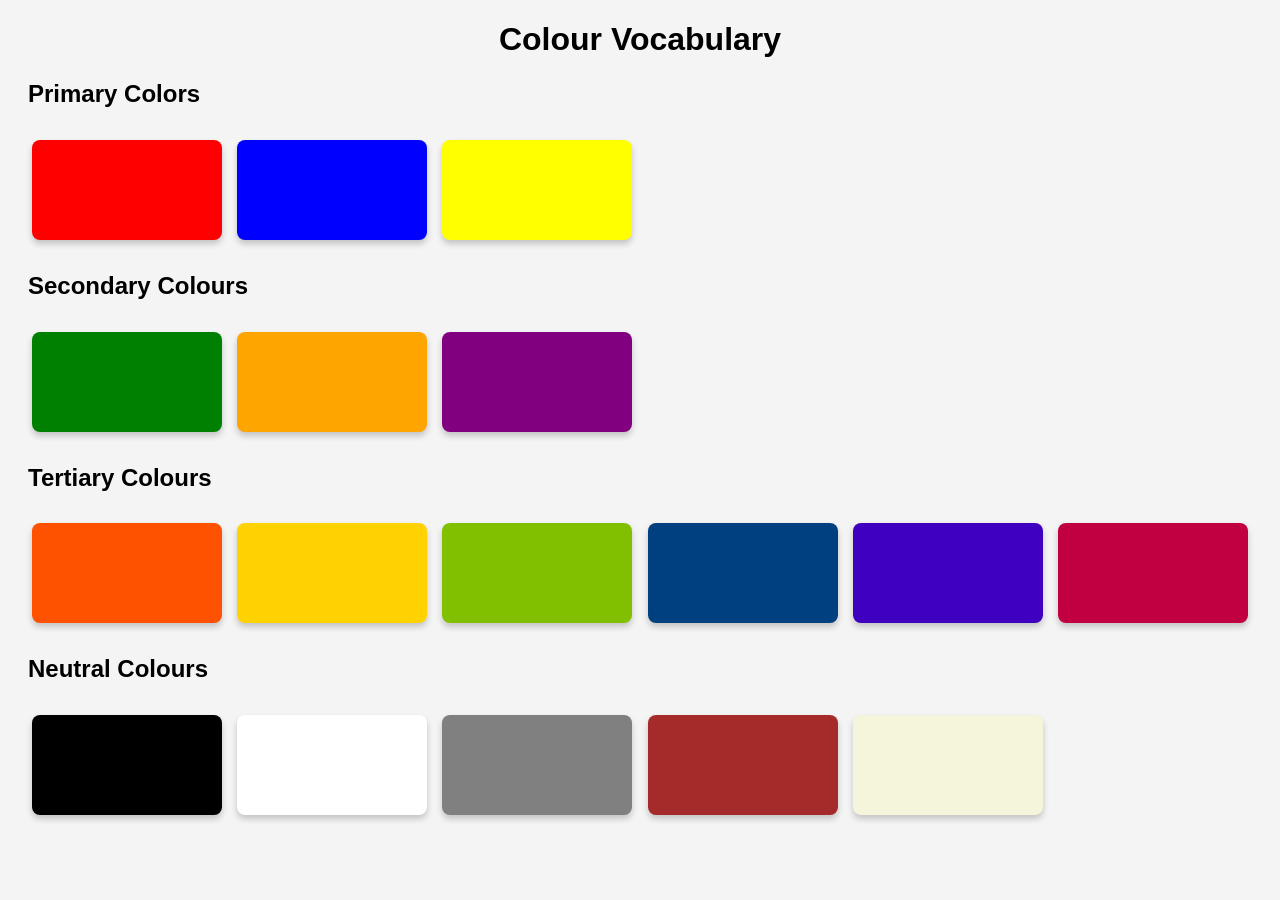
<file: color-vac/index.html>
<!DOCTYPE html>
<html lang="en">
<head>
    <meta charset="UTF-8">
    <meta name="viewport" content="width=device-width, initial-scale=1.0">
    <title>Color Vocabulery</title>
    <link rel="stylesheet" href="style.css">
</head>
<body>
    <h1>Colour Vocabulary</h1>
    <div>
        <h2>Primary Colors</h2>
        <div class="sec1">
            <div class="color-box red"><span class="text">Red<br>#FF0000</span></div>
            <div class="color-box blue"><span class="text">Blue<br>#0000FF</span></div>
            <div class="color-box yellow"><span class="text">yellow<br>#FFFF00</span></div>
        </div>
    </div>
    <div>
        <h2>Secondary Colours</h2>
        <div class="sec1">
            <div class="color-box green"><span class="text">Green<br>#008000</span></div>
            <div class="color-box orange"><span class="text">Orange<br>#FFA500</span></div>
            <div class="color-box purple"><span class="text">Purple<br>#800080</span></div>
        </div>
    </div>
    <div>
        <h2>Tertiary Colours</h2>
        <div class="sec1">
            <div class="color-box red-orange"><span class="text">Red-Orange<br>#FF5200</span></div>
            <div class="color-box yellow-orange"><span class="text">Yellow-Orange<br>#FFD200</span></div>
            <div class="color-box yellow-green"><span class="text">Yellow-Green<br>#80C000</span></div>
            <div class="color-box blue-green"><span class="text">Blue-Green<br>#004080</span></div>
            <div class="color-box blue-purple"><span class="text">Blue-Purple<br>#4000C0</span></div>
            <div class="color-box red-purple"><span class="text">Red-Purple<br>#C00040</span></div>
        </div>
    </div>
    <div>
        <h2>Neutral Colours</h2>
        <div class="sec1">
            <div class="color-box black"><span class="text">Black<br>#000000</span></div>
            <div class="color-box white"><span class="text">White<br>#FFFFFF</span></div>
            <div class="color-box grey"><span class="text">Grey<br>#808080</span></div>
            <div class="color-box brown"><span class="text">Brown<br>#A52A2A</span></div>
            <div class="color-box beige"><span class="text">Beige<br>#F5F5DC</span></div>
        </div>
    </div>
</body>
</html>
</file>
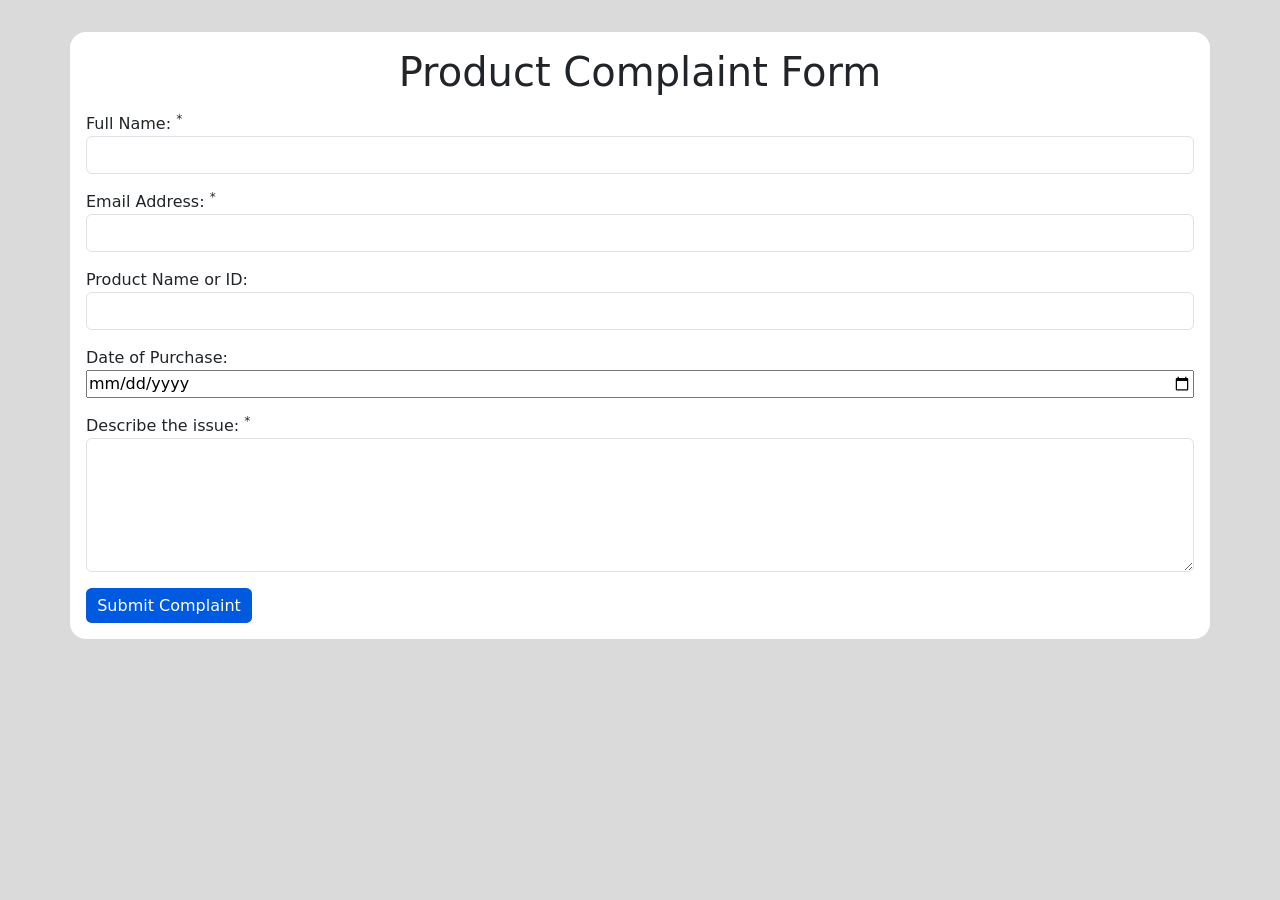
<file: Form-validation/index.html>
<!DOCTYPE html>
<html lang="en">
<head>
    <meta charset="UTF-8">
    <meta name="viewport" content="width=device-width, initial-scale=1.0">
    <title>Complaint Us</title>
    <link href="https://cdn.jsdelivr.net/npm/bootstrap@5.3.8/dist/css/bootstrap.min.css" rel="stylesheet" integrity="sha384-sRIl4kxILFvY47J16cr9ZwB07vP4J8+LH7qKQnuqkuIAvNWLzeN8tE5YBujZqJLB" crossorigin="anonymous">
    <script src="https://cdn.jsdelivr.net/npm/bootstrap@5.3.8/dist/js/bootstrap.bundle.min.js" integrity="sha384-FKyoEForCGlyvwx9Hj09JcYn3nv7wiPVlz7YYwJrWVcXK/BmnVDxM+D2scQbITxI" crossorigin="anonymous"></script>
    <link href="style.css" rel="stylesheet">
</head>
<body>
    <div class="container">
        <h1>Product Complaint Form</h1>
        <form action="index.php" method="POST">
            <div class="form-group">
                <label for="name">Full Name: <sup>*</sup></label>
                <input  class="form-control" type="text" name="name" id="name">
                <span class="error" id="nameErr"></span>
            </div>
            <div class="form-group">
                <label for="email">Email Address: <sup>*</sup></label>
                <input class="form-control" type="email" name="email" id="email">
                <span class="error" id="emailErr"></span>
            </div>
            <div class="form-group">
                <label for="productId">Product Name or ID:</label>
                <input class="form-control" type="text" name="productId" id="productId">
                <span class="error" id="productIdErr"></span>
            </div>
            <div class="form-group">
                <label for="purchaseDate">Date of Purchase:</label><br>
                <input class="purchaseDate" type="date" name="purchaseDate" id="purchaseDate">
                <span class="error" id="purchaseDateErr"></span>
            </div>
            <div class="form-group">
                <label for="issue">Describe the issue: <sup>*</sup></label>
                <textarea class="form-control" name="issue" id="issue" rows="5" cols="30"></textarea>
                <span class="error" id="issueErr"></span>
            </div>
            <input type="submit" class="submit" name="submit" value="Submit Complaint">
        </form>
    </div>
    <script str="script.js">

        window.onload = function () {
            const params = new URLSearchParams(window.location.search);

            // Set field values
            document.getElementById("name").value = params.get("name") || "";
            document.getElementById("email").value = params.get("email") || "";
            document.getElementById("productId").value = params.get("productId") || "";
            document.getElementById("purchaseDate").value = params.get("purchaseDate") || "";
            document.getElementById("issue").value = params.get("issue") || "";

            // Set error messages
            document.getElementById("nameErr").textContent = params.get("nameErr") || "";
            document.getElementById("emailErr").textContent = params.get("emailErr") || "";
            document.getElementById("productIdErr").textContent = params.get("productIdErr") || "";
            document.getElementById("purchaseDateErr").textContent = params.get("purchaseDateErr") || "";
            document.getElementById("issueErr").textContent = params.get("issueErr") || "";
        };

    </script>
</body>
</html>
</file>
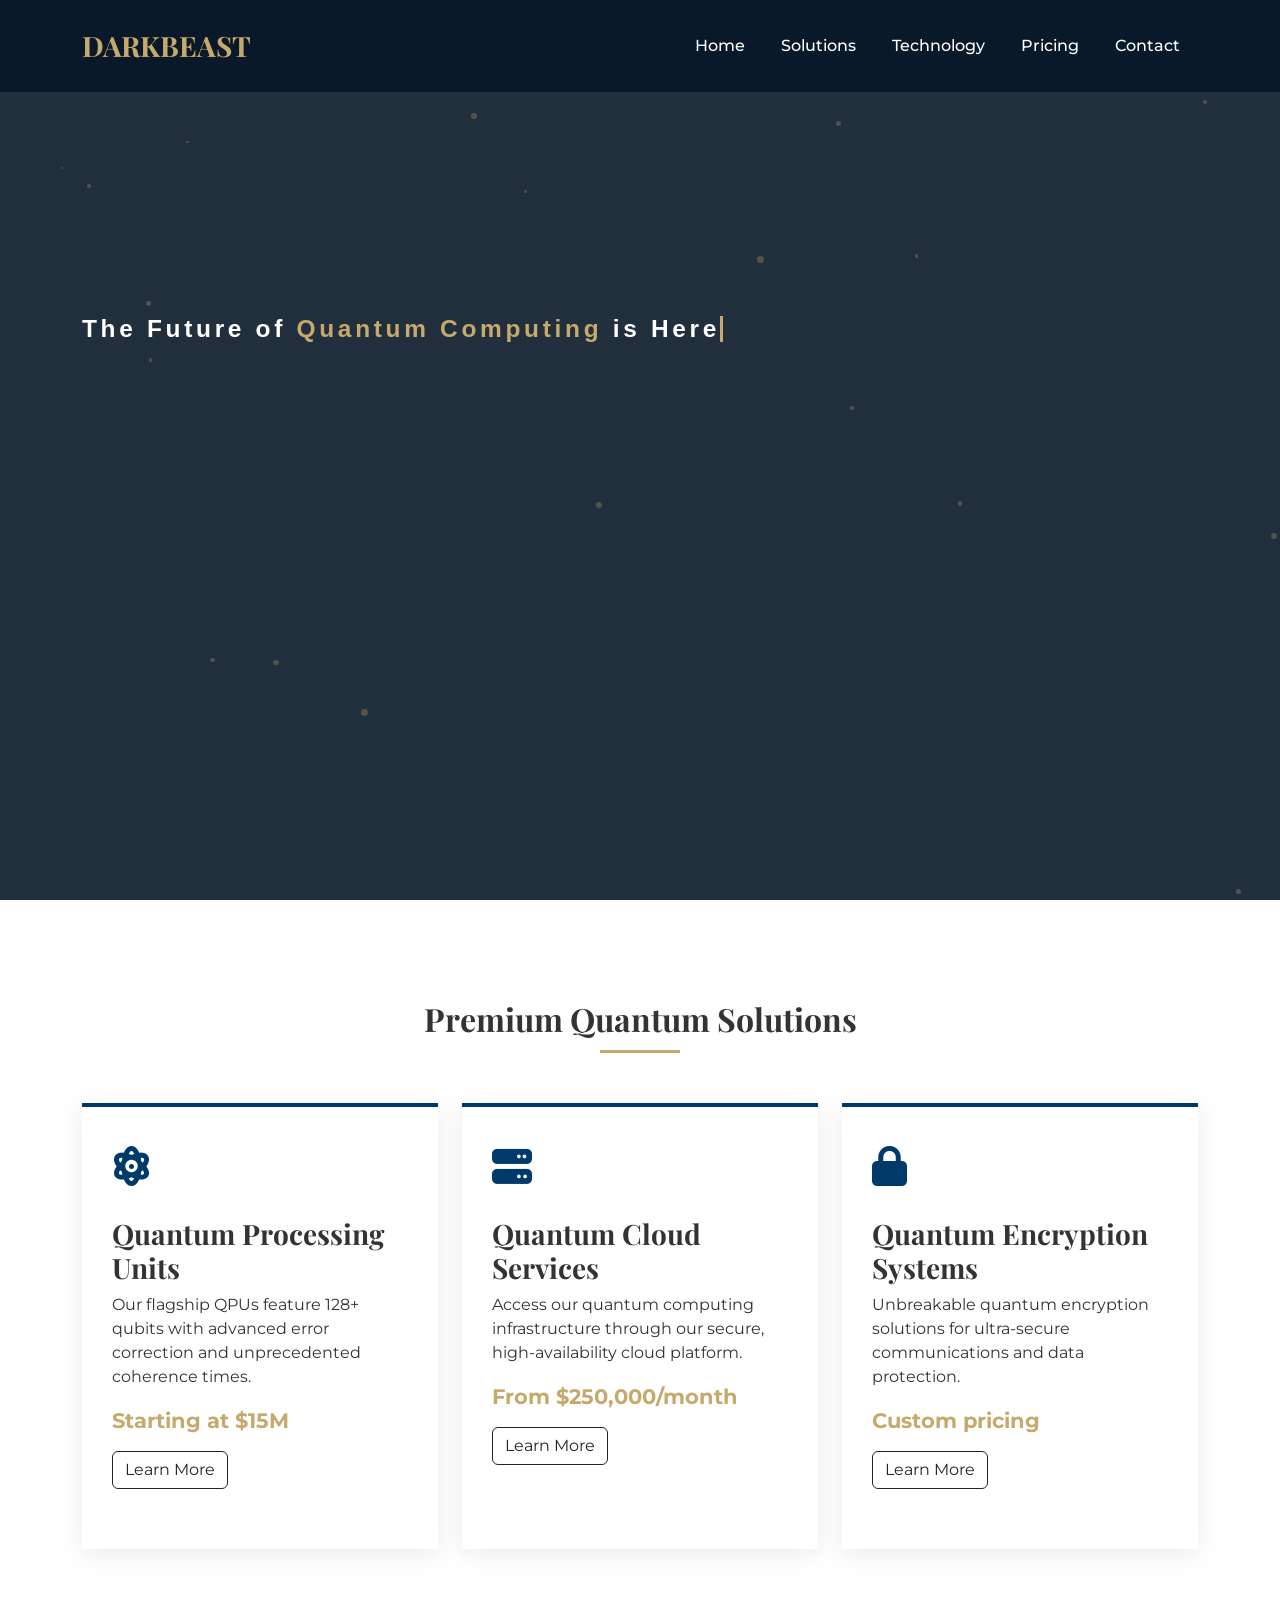
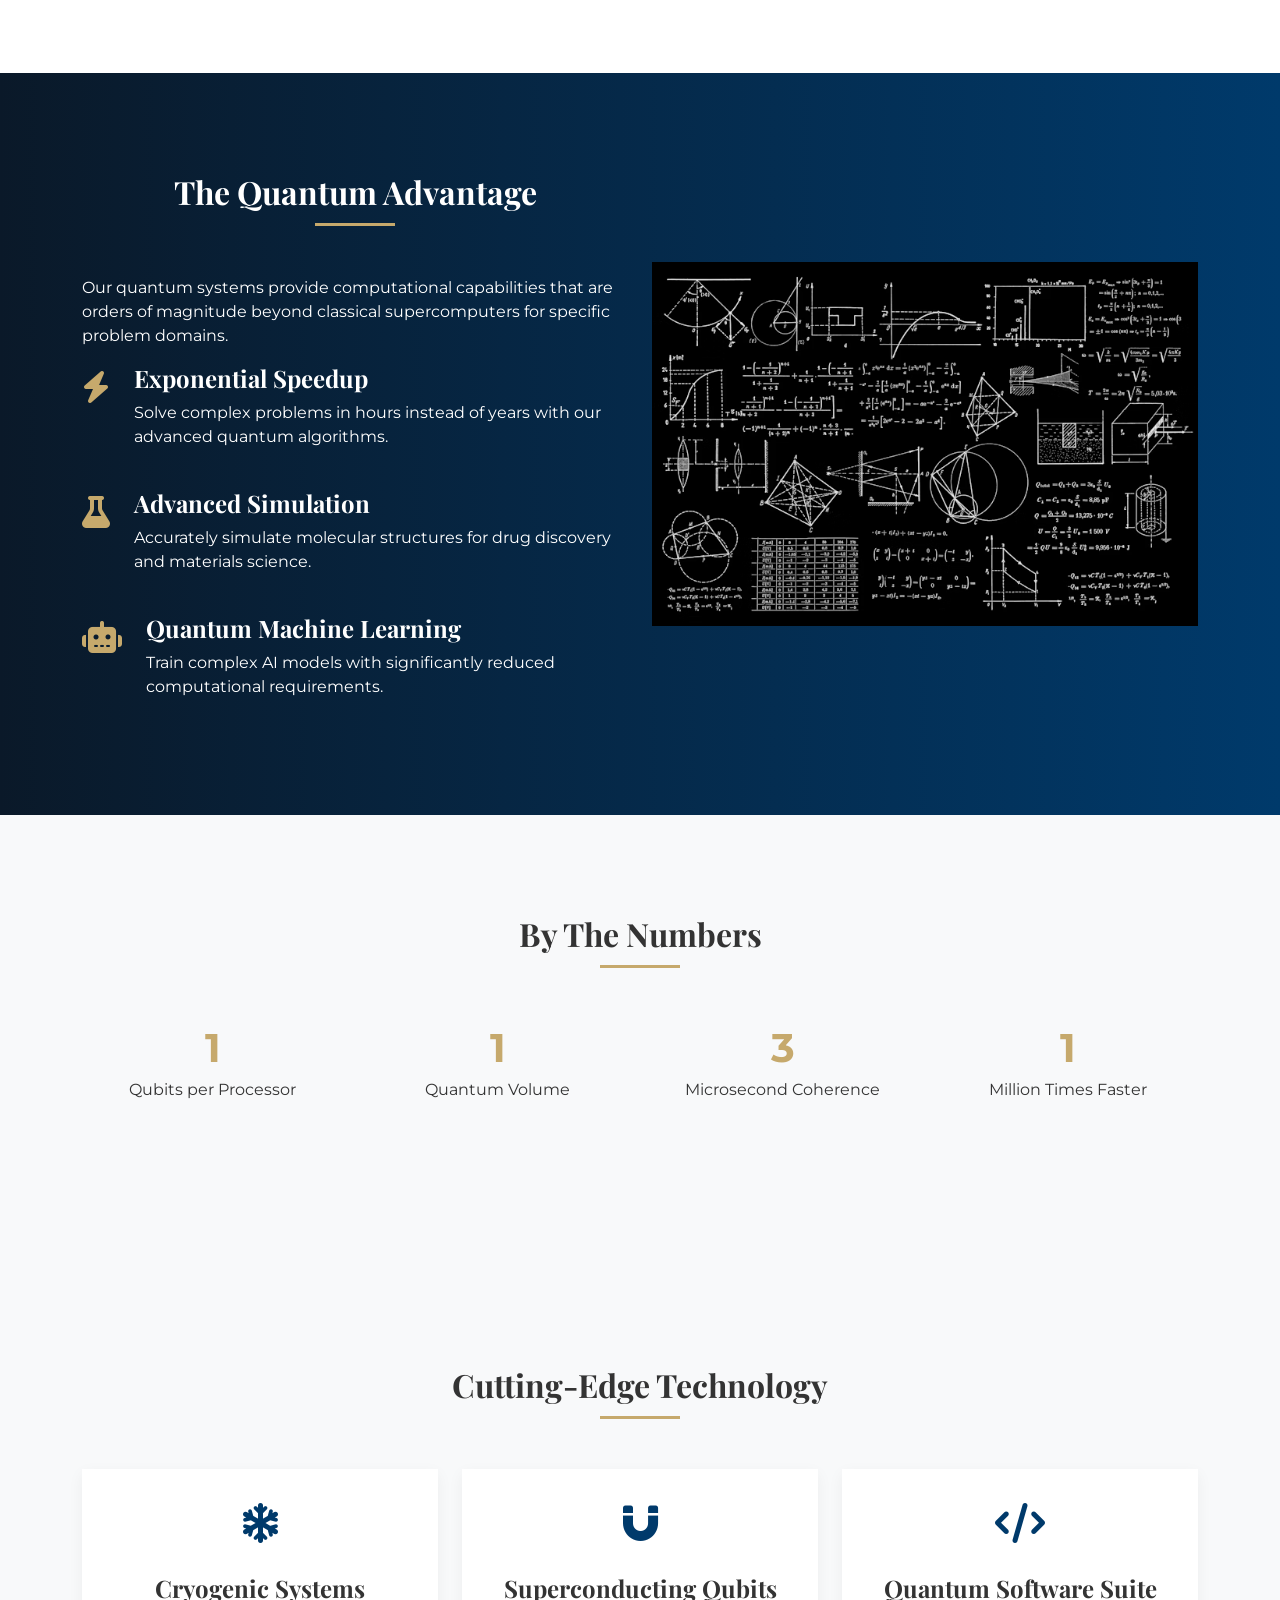
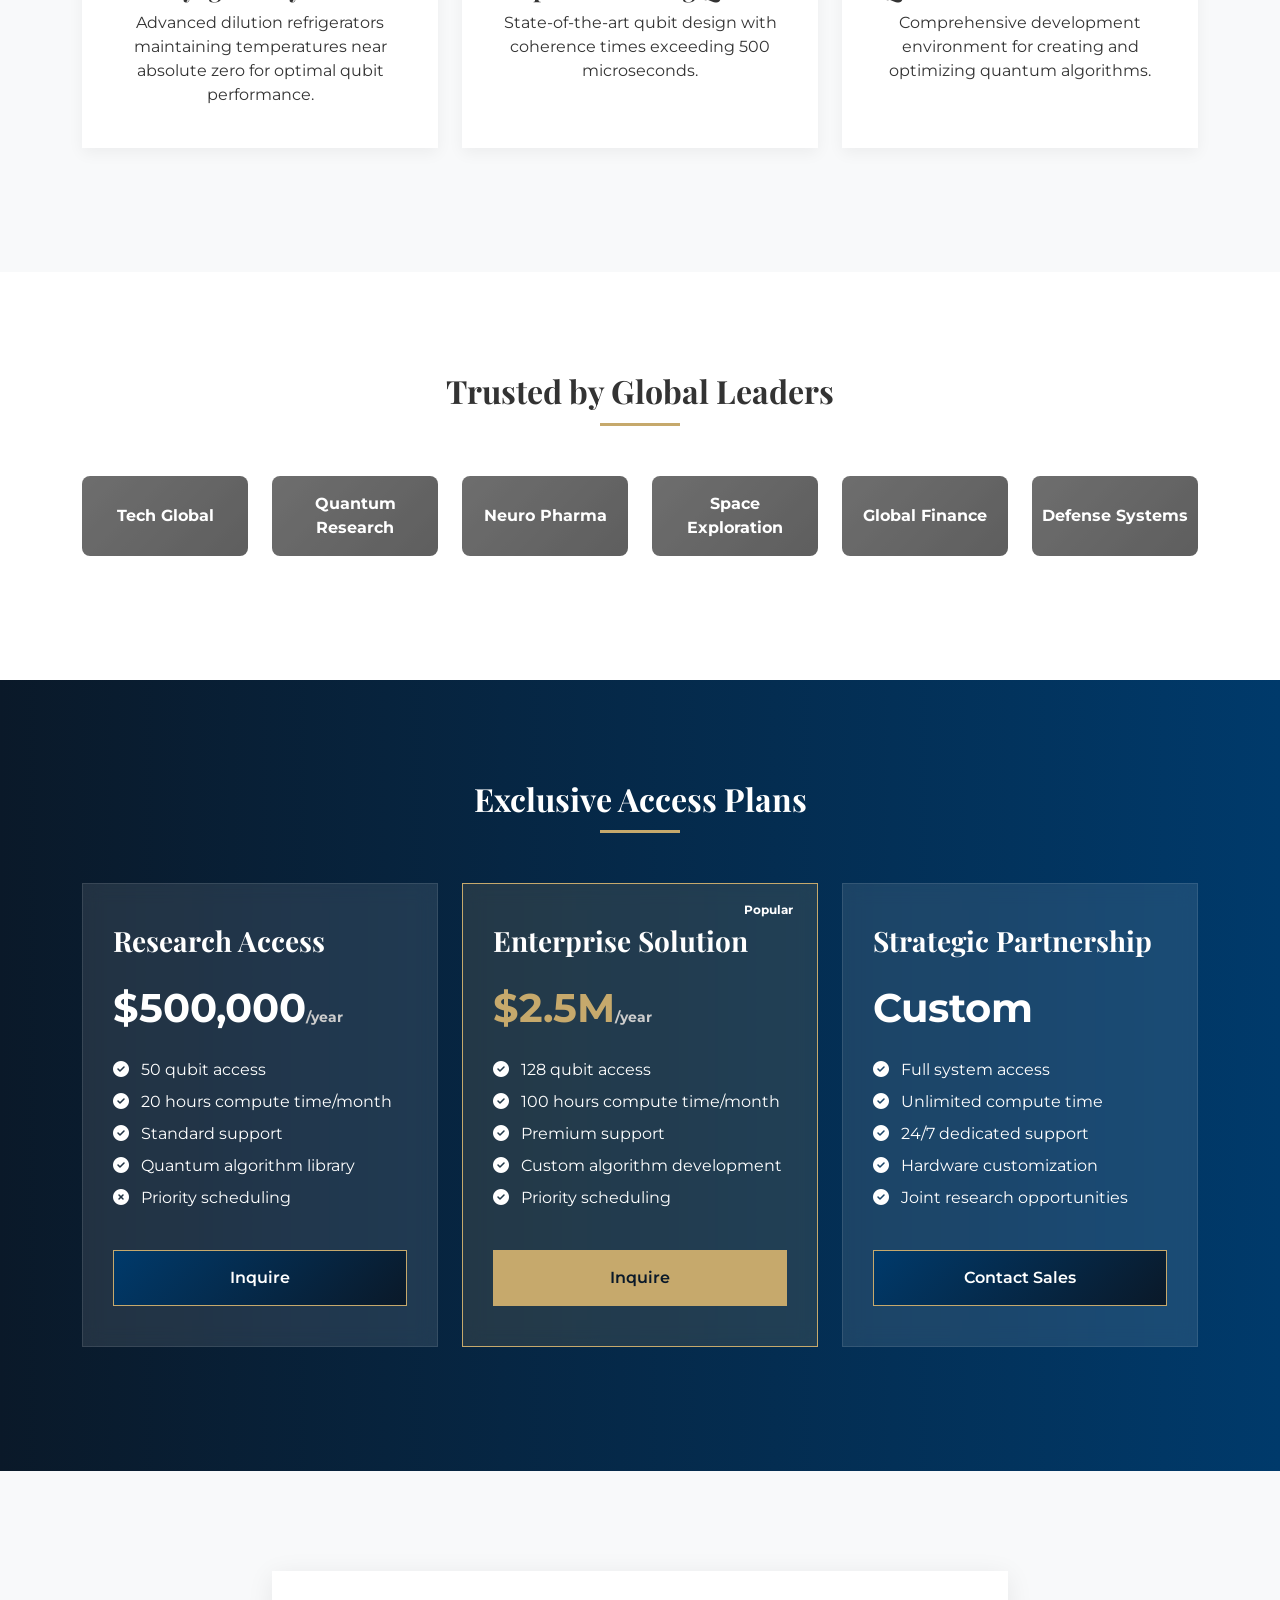
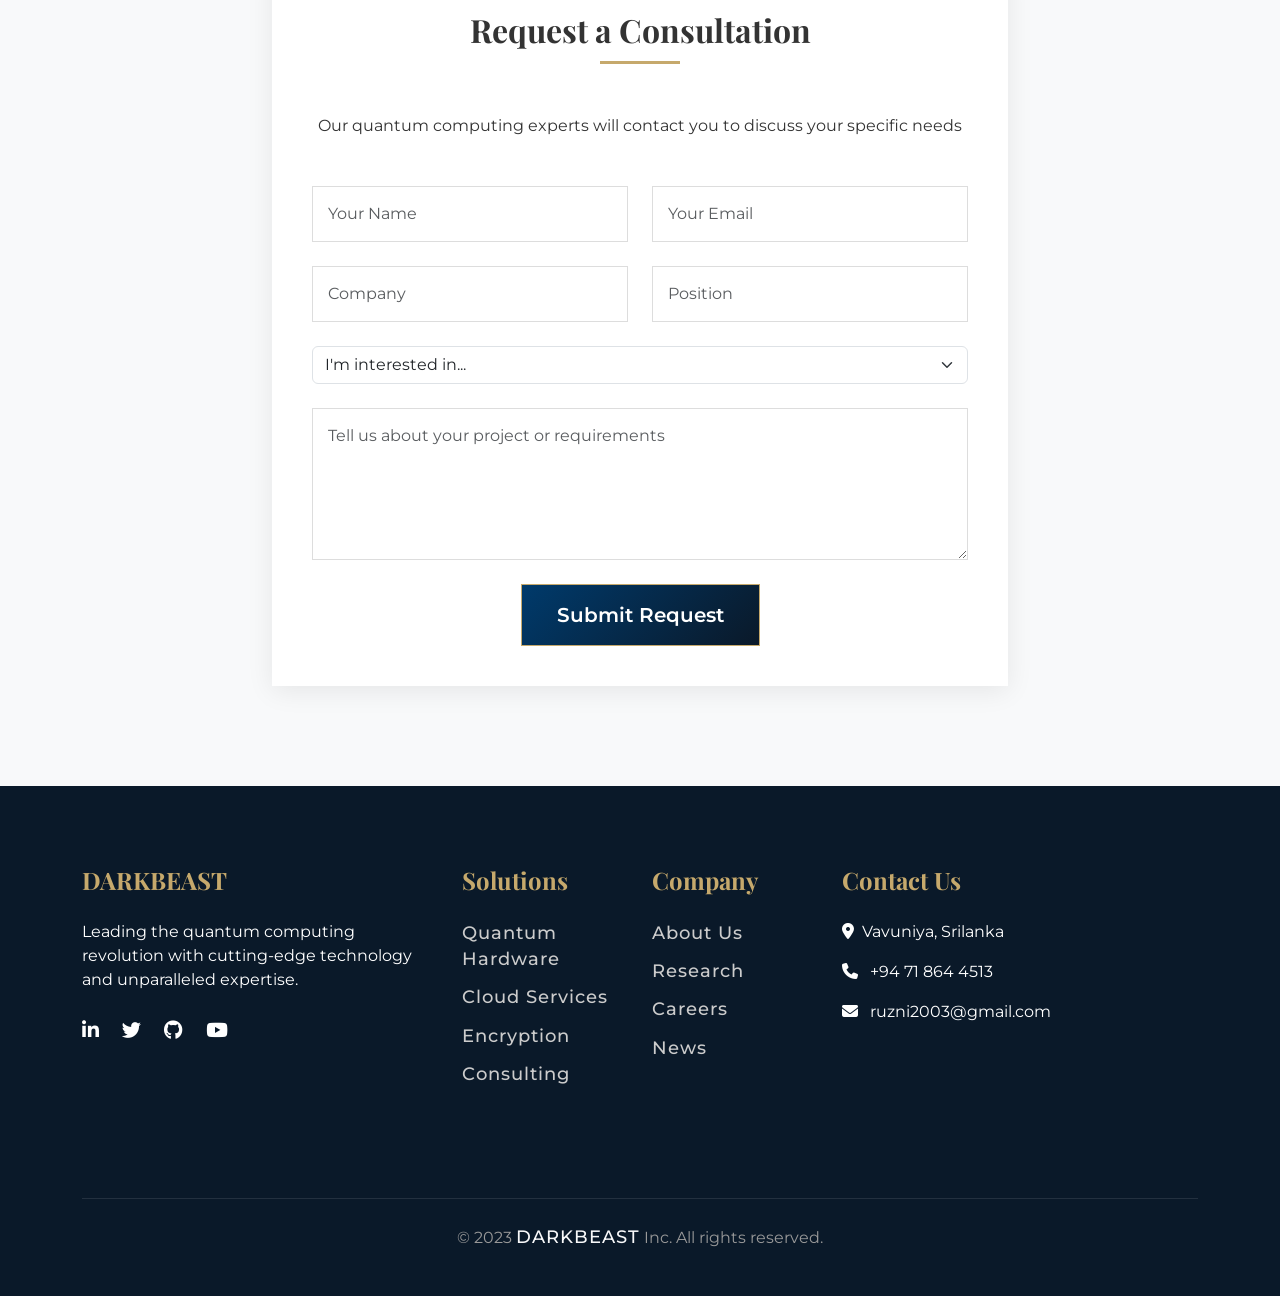
<file: landing-page/index.html>
<!DOCTYPE html>
<html lang="en">
<head>
    <meta charset="UTF-8">
    <meta name="viewport" content="width=device-width, initial-scale=1.0">
    <title>DARKBEAST | Premium Quantum Computing Solutions</title>
    <!-- Bootstrap CSS -->
    <link href="https://cdn.jsdelivr.net/npm/bootstrap@5.3.0/dist/css/bootstrap.min.css" rel="stylesheet">
    <!-- Font Awesome -->
    <link rel="stylesheet" href="https://cdnjs.cloudflare.com/ajax/libs/font-awesome/6.4.0/css/all.min.css">
    <!-- Google Fonts -->
    <link href="https://fonts.googleapis.com/css2?family=Montserrat:wght@300;400;500;600;700&family=Playfair+Display:wght@400;700&display=swap" rel="stylesheet">
    <!-- Animate.css -->
    <link rel="stylesheet" href="https://cdnjs.cloudflare.com/ajax/libs/animate.css/4.1.1/animate.min.css">
    <link rel="stylesheet" href="assets/css/style.css">
</head>
<body>
    <!-- Progress Bar -->
    <div class="progress-container">
        <div class="progress-bar" id="myBar"></div>
    </div>

    <!-- Back to Top Button -->
    <div class="back-to-top" id="backToTop">
        <i class="fas fa-arrow-up"></i>
    </div>

    <!-- Navigation -->
    <nav class="navbar navbar-expand-lg navbar-dark fixed-top">
        <div class="container">
            <a class="navbar-brand" href="#">DARKBEAST</a>
            <button class="navbar-toggler" type="button" data-bs-toggle="collapse" data-bs-target="#navbarNav">
                <span class="navbar-toggler-icon"></span>
            </button>
            <div class="collapse navbar-collapse" id="navbarNav">
                <ul class="navbar-nav ms-auto">
                    <li class="nav-item">
                        <a class="nav-link" href="#home">Home</a>
                    </li>
                    <li class="nav-item">
                        <a class="nav-link" href="#solutions">Solutions</a>
                    </li>
                    <li class="nav-item">
                        <a class="nav-link" href="#technology">Technology</a>
                    </li>
                    <li class="nav-item">
                        <a class="nav-link" href="#pricing">Pricing</a>
                    </li>
                    <li class="nav-item">
                        <a class="nav-link" href="#contact">Contact</a>
                    </li>
                </ul>
            </div>
        </div>
    </nav>

    <!-- Hero Section -->
    <section class="hero-section" id="home">
        <div class="particles-container" id="particles"></div>
        <div class="container">
            <div class="row">
                <div class="col-lg-7">
                    <div class="hero-content">
                        <h1 class="hero-title">The Future of <span class="highlight">Quantum Computing</span> is Here</h1>
                        <p class="hero-subtitle">Experience unprecedented computational power with our premium quantum solutions for enterprise and research institutions.</p>
                        <div class="hero-buttons mt-5">
                            <a href="#" class="btn btn-premium me-3 pulse">Request Demo</a>
                            <a href="#" class="btn btn-outline-premium">Explore Solutions</a>
                        </div>
                    </div>
                </div>
            </div>
        </div>
    </section>

    <!-- Services Section -->
    <section class="services-section" id="solutions">
        <div class="container">
            <h2 class="section-title">Premium Quantum Solutions</h2>
            <div class="row">
                <div class="col-md-4 mb-4">
                    <div class="service-card">
                        <div class="service-icon floating">
                            <i class="fas fa-atom"></i>
                        </div>
                        <h3>Quantum Processing Units</h3>
                        <p>Our flagship QPUs feature 128+ qubits with advanced error correction and unprecedented coherence times.</p>
                        <p class="service-price">Starting at $15M</p>
                        <a href="#" class="btn btn-outline-dark">Learn More</a>
                    </div>
                </div>
                <div class="col-md-4 mb-4">
                    <div class="service-card">
                        <div class="service-icon floating">
                            <i class="fas fa-server"></i>
                        </div>
                        <h3>Quantum Cloud Services</h3>
                        <p>Access our quantum computing infrastructure through our secure, high-availability cloud platform.</p>
                        <p class="service-price">From $250,000/month</p>
                        <a href="#" class="btn btn-outline-dark">Learn More</a>
                    </div>
                </div>
                <div class="col-md-4 mb-4">
                    <div class="service-card">
                        <div class="service-icon floating">
                            <i class="fas fa-lock"></i>
                        </div>
                        <h3>Quantum Encryption Systems</h3>
                        <p>Unbreakable quantum encryption solutions for ultra-secure communications and data protection.</p>
                        <p class="service-price">Custom pricing</p>
                        <a href="#" class="btn btn-outline-dark">Learn More</a>
                    </div>
                </div>
            </div>
        </div>
    </section>

    <!-- Quantum Advantage Section -->
    <section class="quantum-section">
        <div class="container">
            <div class="row align-items-center">
                <div class="col-lg-6">
                    <h2 class="section-title text-white">The Quantum Advantage</h2>
                    <p>Our quantum systems provide computational capabilities that are orders of magnitude beyond classical supercomputers for specific problem domains.</p>
                    
                    <div class="d-flex mb-4">
                        <div class="feature-icon me-4">
                            <i class="fas fa-bolt"></i>
                        </div>
                        <div>
                            <h4>Exponential Speedup</h4>
                            <p>Solve complex problems in hours instead of years with our advanced quantum algorithms.</p>
                        </div>
                    </div>
                    
                    <div class="d-flex mb-4">
                        <div class="feature-icon me-4">
                            <i class="fas fa-flask"></i>
                        </div>
                        <div>
                            <h4>Advanced Simulation</h4>
                            <p>Accurately simulate molecular structures for drug discovery and materials science.</p>
                        </div>
                    </div>
                    
                    <div class="d-flex">
                        <div class="feature-icon me-4">
                            <i class="fas fa-robot"></i>
                        </div>
                        <div>
                            <h4>Quantum Machine Learning</h4>
                            <p>Train complex AI models with significantly reduced computational requirements.</p>
                        </div>
                    </div>
                </div>
                <div class="col-lg-6">
                    <img src="assets/images/img1.avif" alt="Quantum Computer" class="img-fluid floating">
                </div>
            </div>
        </div>
    </section>

    <!-- Stats Section -->
    <section class="technology-section">
        <div class="container">
            <h2 class="section-title">By The Numbers</h2>
            <div class="row text-center">
                <div class="col-md-3 mb-5">
                    <div class="counter-item">
                        <div class="counter" data-count="128">0</div>
                        <p>Qubits per Processor</p>
                    </div>
                </div>
                <div class="col-md-3 mb-5">
                    <div class="counter-item">
                        <div class="counter" data-count="99">0</div>
                        <p>Quantum Volume</p>
                    </div>
                </div>
                <div class="col-md-3 mb-5">
                    <div class="counter-item">
                        <div class="counter" data-count="500">0</div>
                        <p>Microsecond Coherence</p>
                    </div>
                </div>
                <div class="col-md-3 mb-5">
                    <div class="counter-item">
                        <div class="counter" data-count="100">0</div>
                        <p>Million Times Faster</p>
                    </div>
                </div>
            </div>
        </div>
    </section>

    <!-- Technology Section -->
    <section class="technology-section" id="technology">
        <div class="container">
            <h2 class="section-title">Cutting-Edge Technology</h2>
            <div class="row">
                <div class="col-md-4 mb-4">
                    <div class="tech-card">
                        <div class="tech-icon floating">
                            <i class="fas fa-snowflake"></i>
                        </div>
                        <h4>Cryogenic Systems</h4>
                        <p>Advanced dilution refrigerators maintaining temperatures near absolute zero for optimal qubit performance.</p>
                    </div>
                </div>
                <div class="col-md-4 mb-4">
                    <div class="tech-card">
                        <div class="tech-icon floating">
                            <i class="fas fa-magnet"></i>
                        </div>
                        <h4>Superconducting Qubits</h4>
                        <p>State-of-the-art qubit design with coherence times exceeding 500 microseconds.</p>
                    </div>
                </div>
                <div class="col-md-4 mb-4">
                    <div class="tech-card">
                        <div class="tech-icon floating">
                            <i class="fas fa-code"></i>
                        </div>
                        <h4>Quantum Software Suite</h4>
                        <p>Comprehensive development environment for creating and optimizing quantum algorithms.</p>
                    </div>
                </div>
            </div>
        </div>
    </section>

    <!-- Clients Section -->
    <section class="clients-section">
        <div class="container">
            <h2 class="section-title">Trusted by Global Leaders</h2>
            <div class="row align-items-center">
                <div class="col-4 col-md-2 text-center mb-4">
                    <div class="logo-container">
                        Tech Global
                    </div>
                </div>
                <div class="col-4 col-md-2 text-center mb-4">
                    <div class="logo-container">
                        Quantum Research
                    </div>
                </div>
                <div class="col-4 col-md-2 text-center mb-4">
                    <div class="logo-container">
                        Neuro Pharma
                    </div>
                </div>
                <div class="col-4 col-md-2 text-center mb-4">
                    <div class="logo-container">
                        Space Exploration
                    </div>
                </div>
                <div class="col-4 col-md-2 text-center mb-4">
                    <div class="logo-container">
                        Global Finance
                    </div>
                </div>
                <div class="col-4 col-md-2 text-center mb-4">
                    <div class="logo-container">
                        Defense Systems
                    </div>
                </div>
            </div>
        </div>
    </section>

    <!-- Pricing Section -->
    <section class="pricing-section" id="pricing">
        <div class="container">
            <h2 class="section-title text-white">Exclusive Access Plans</h2>
            <div class="row">
                <div class="col-md-4 mb-4">
                    <div class="pricing-card">
                        <h3>Research Access</h3>
                        <div class="pricing-price">$500,000<span class="pricing-period">/year</span></div>
                        <ul class="list-unstyled">
                            <li class="mb-2"><i class="fas fa-check-circle me-2"></i> 50 qubit access</li>
                            <li class="mb-2"><i class="fas fa-check-circle me-2"></i> 20 hours compute time/month</li>
                            <li class="mb-2"><i class="fas fa-check-circle me-2"></i> Standard support</li>
                            <li class="mb-2"><i class="fas fa-check-circle me-2"></i> Quantum algorithm library</li>
                            <li class="mb-2"><i class="fas fa-times-circle me-2"></i> Priority scheduling</li>
                        </ul>
                        <a href="#" class="btn btn-premium w-100 mt-4">Inquire</a>
                    </div>
                </div>
                <div class="col-md-4 mb-4">
                    <div class="pricing-card featured">
                        <span class="badge bg-gold position-absolute top-0 end-0 m-3">Popular</span>
                        <h3>Enterprise Solution</h3>
                        <div class="pricing-price">$2.5M<span class="pricing-period">/year</span></div>
                        <ul class="list-unstyled">
                            <li class="mb-2"><i class="fas fa-check-circle me-2"></i> 128 qubit access</li>
                            <li class="mb-2"><i class="fas fa-check-circle me-2"></i> 100 hours compute time/month</li>
                            <li class="mb-2"><i class="fas fa-check-circle me-2"></i> Premium support</li>
                            <li class="mb-2"><i class="fas fa-check-circle me-2"></i> Custom algorithm development</li>
                            <li class="mb-2"><i class="fas fa-check-circle me-2"></i> Priority scheduling</li>
                        </ul>
                        <a href="#" class="btn btn-premium w-100 mt-4">Inquire</a>
                    </div>
                </div>
                <div class="col-md-4 mb-4">
                    <div class="pricing-card">
                        <h3>Strategic Partnership</h3>
                        <div class="pricing-price">Custom</div>
                        <ul class="list-unstyled">
                            <li class="mb-2"><i class="fas fa-check-circle me-2"></i> Full system access</li>
                            <li class="mb-2"><i class="fas fa-check-circle me-2"></i> Unlimited compute time</li>
                            <li class="mb-2"><i class="fas fa-check-circle me-2"></i> 24/7 dedicated support</li>
                            <li class="mb-2"><i class="fas fa-check-circle me-2"></i> Hardware customization</li>
                            <li class="mb-2"><i class="fas fa-check-circle me-2"></i> Joint research opportunities</li>
                        </ul>
                        <a href="#" class="btn btn-premium w-100 mt-4">Contact Sales</a>
                    </div>
                </div>
            </div>
        </div>
    </section>

    <!-- Contact Section -->
    <section class="contact-section" id="contact">
        <div class="container">
            <div class="row justify-content-center">
                <div class="col-lg-8">
                    <div class="contact-card">
                        <h2 class="section-title">Request a Consultation</h2>
                        <p class="text-center mb-5">Our quantum computing experts will contact you to discuss your specific needs</p>
                        <form>
                            <div class="row">
                                <div class="col-md-6 mb-4">
                                    <input type="text" class="form-control" placeholder="Your Name" required>
                                </div>
                                <div class="col-md-6 mb-4">
                                    <input type="email" class="form-control" placeholder="Your Email" required>
                                </div>
                            </div>
                            <div class="row">
                                <div class="col-md-6 mb-4">
                                    <input type="text" class="form-control" placeholder="Company">
                                </div>
                                <div class="col-md-6 mb-4">
                                    <input type="text" class="form-control" placeholder="Position">
                                </div>
                            </div>
                            <div class="mb-4">
                                <select class="form-select">
                                    <option selected>I'm interested in...</option>
                                    <option>Quantum Processing Units</option>
                                    <option>Quantum Cloud Services</option>
                                    <option>Quantum Encryption Systems</option>
                                    <option>Research Partnership</option>
                                    <option>Other</option>
                                </select>
                            </div>
                            <div class="mb-4">
                                <textarea class="form-control" rows="5" placeholder="Tell us about your project or requirements"></textarea>
                            </div>
                            <div class="text-center">
                                <button type="submit" class="btn btn-premium btn-lg">Submit Request</button>
                            </div>
                        </form>
                    </div>
                </div>
            </div>
        </div>
    </section>

    <!-- Footer -->
    <footer class="footer">
        <div class="container">
            <div class="row">
                <div class="col-md-4 mb-5">
                    <h3 class="footer-title">DARKBEAST</h3>
                    <p>Leading the quantum computing revolution with cutting-edge technology and unparalleled expertise.</p>
                    <div class="social-icons mt-4">
                        <a href="#"><i class="fab fa-linkedin-in"></i></a>
                        <a href="#"><i class="fab fa-twitter"></i></a>
                        <a href="#"><i class="fab fa-github"></i></a>
                        <a href="#"><i class="fab fa-youtube"></i></a>
                    </div>
                </div>
                <div class="col-md-2 mb-5">
                    <h4 class="footer-title">Solutions</h4>
                    <div class="footer-links">
                        <a href="#">Quantum Hardware</a>
                        <a href="#">Cloud Services</a>
                        <a href="#">Encryption</a>
                        <a href="#">Consulting</a>
                    </div>
                </div>
                <div class="col-md-2 mb-5">
                    <h4 class="footer-title">Company</h4>
                    <div class="footer-links">
                        <a href="#">About Us</a>
                        <a href="#">Research</a>
                        <a href="#">Careers</a>
                        <a href="#">News</a>
                    </div>
                </div>
                <div class="col-md-4 mb-5">
                    <h4 class="footer-title">Contact Us</h4>
                    <p><i class="fas fa-map-marker-alt me-2"></i>Vavuniya, Srilanka</p>
                    <p><i class="fas fa-phone me-2"></i> +94 71 864 4513</p>
                    <p><i class="fas fa-envelope me-2"></i> ruzni2003@gmail.com</p>
                </div>
            </div>
            <div class="copyright">
                <p>&copy; 2023 <a href="https://ruzni-dev.github.io/portfolio1/">DARKBEAST</a> Inc. All rights reserved.</p>
            </div>
        </div>
    </footer>

    <!-- Bootstrap JS -->
    <script src="https://cdn.jsdelivr.net/npm/bootstrap@5.3.0/dist/js/bootstrap.bundle.min.js"></script>
    <script src="assets/js/script.js"></script>
</body>
</html>
</file>
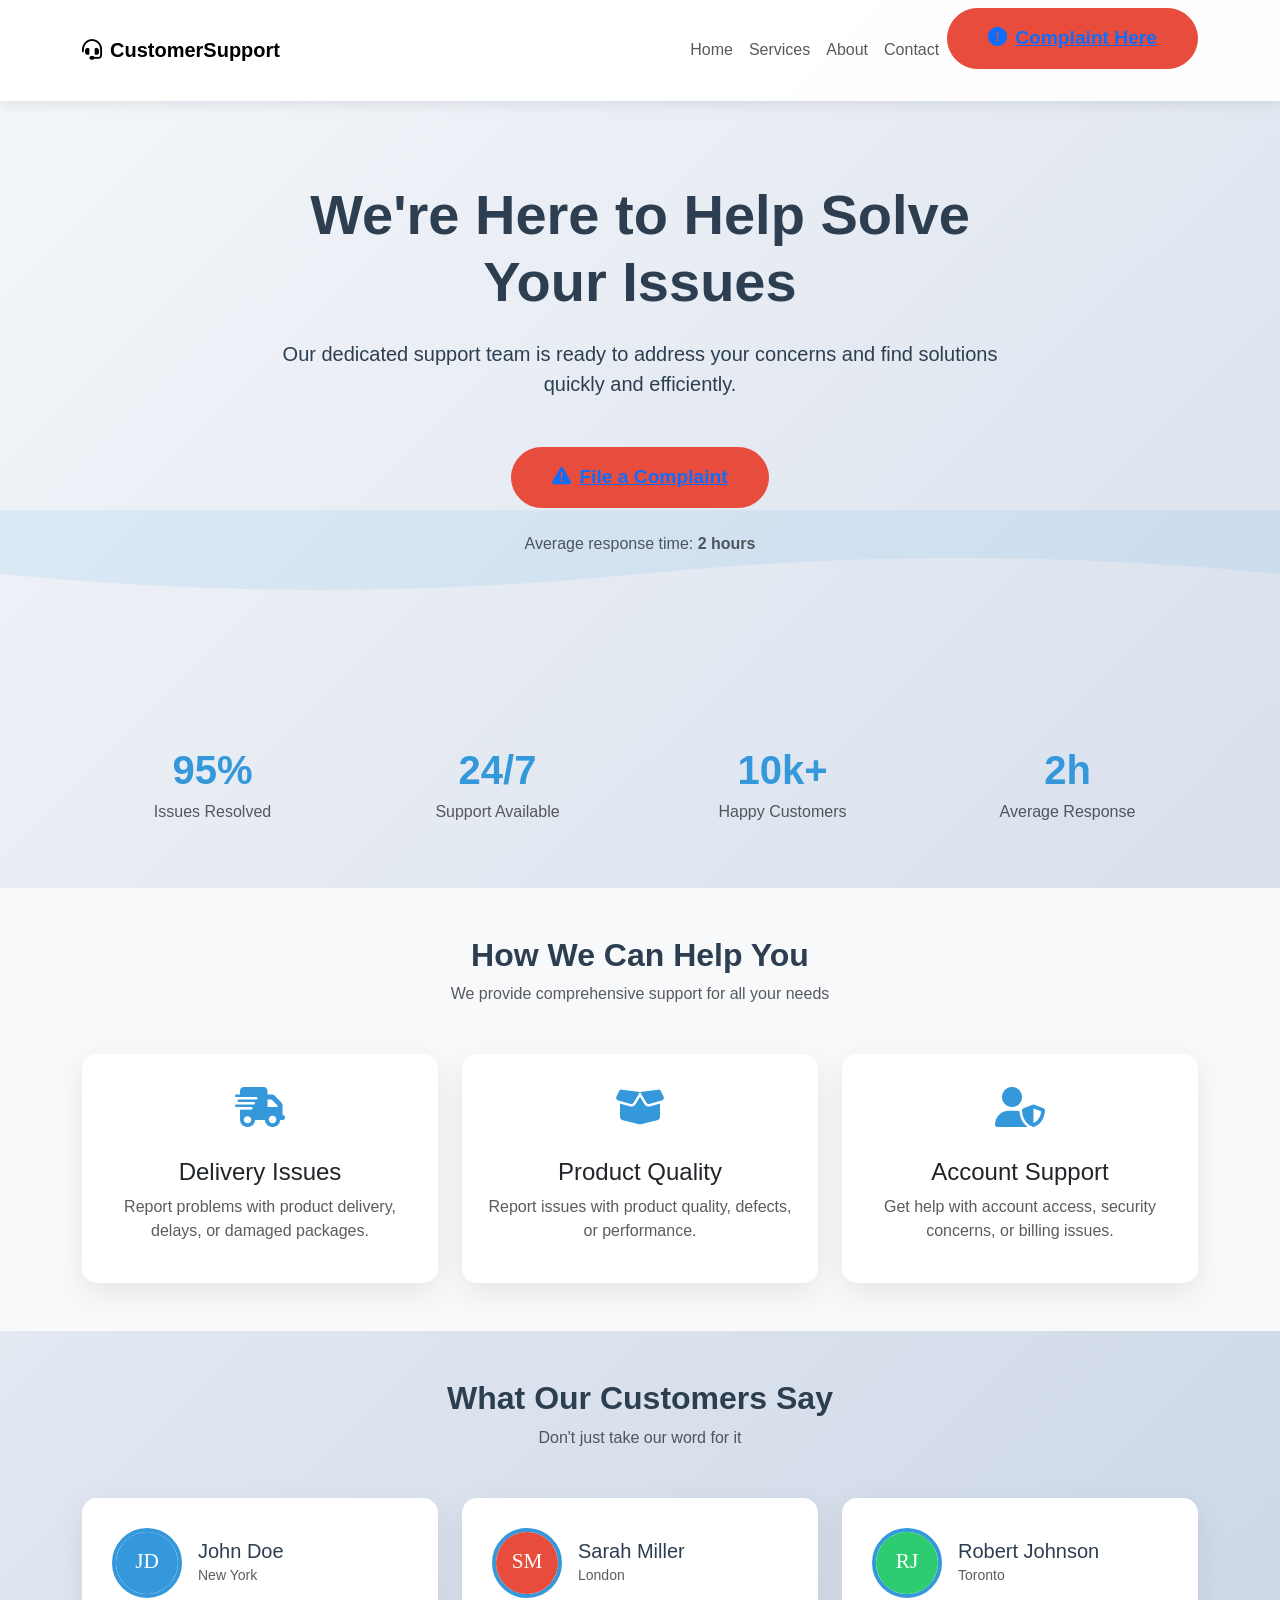
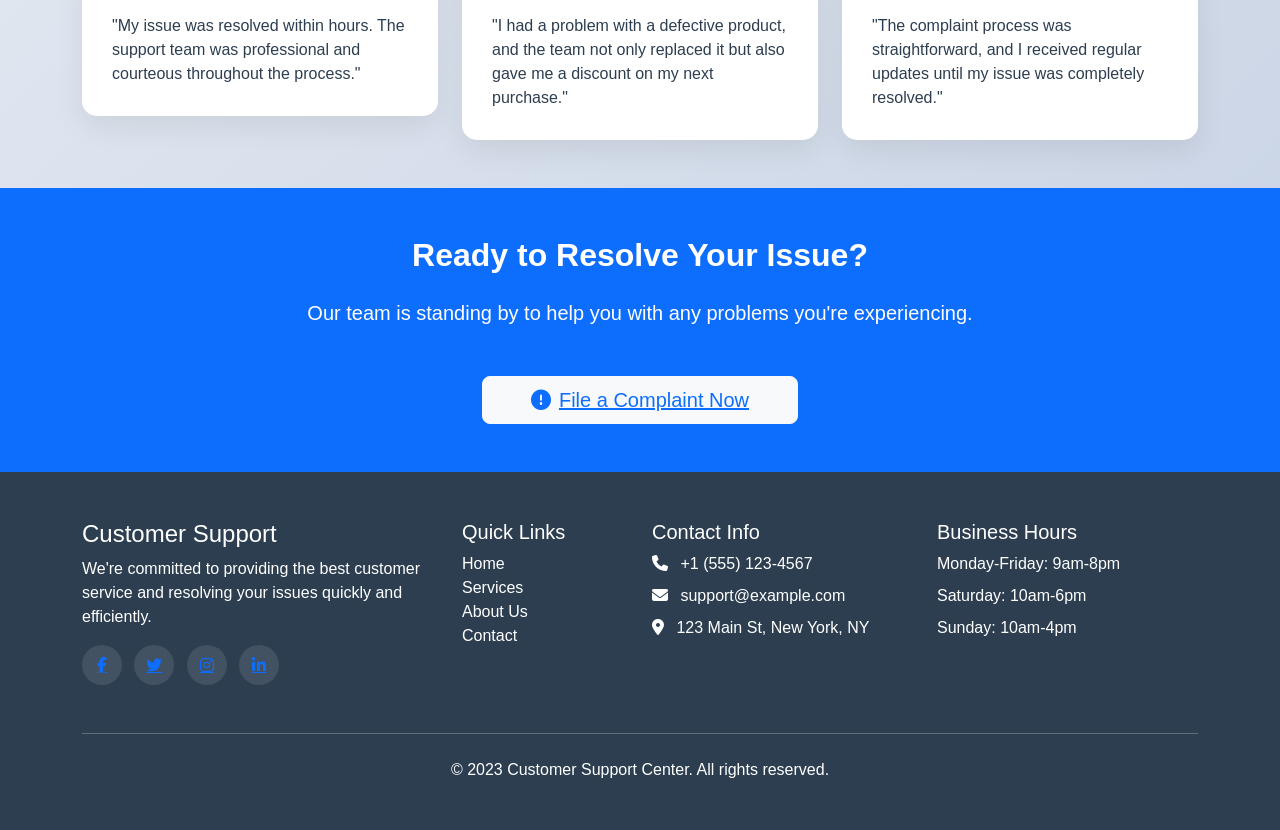
<file: php1/index.html>
<!DOCTYPE html>
<html lang="en">
<head>
    <meta charset="UTF-8">
    <meta name="viewport" content="width=device-width, initial-scale=1.0">
    <title>Customer Support Center</title>
    <link href="https://cdn.jsdelivr.net/npm/bootstrap@5.3.0/dist/css/bootstrap.min.css" rel="stylesheet">
    <link rel="stylesheet" href="https://cdnjs.cloudflare.com/ajax/libs/font-awesome/6.4.0/css/all.min.css">
    <style>
        :root {
            --primary: #2c3e50;
            --secondary: #3498db;
            --accent: #e74c3c;
            --light: #ecf0f1;
            --dark: #2c3e50;
        }
        
        body {
            font-family: 'Segoe UI', Tahoma, Geneva, Verdana, sans-serif;
            background: linear-gradient(135deg, #f5f7fa 0%, #c3cfe2 100%);
            color: var(--dark);
            min-height: 100vh;
        }
        
        .hero-section {
            background: url('data:image/svg+xml;utf8,<svg xmlns="http://www.w3.org/2000/svg" width="2000" height="200" viewBox="0 0 2000 200"><path fill="%233498db" fill-opacity="0.1" d="M0,100 Q500,150 1000,100 Q1500,50 2000,100 L2000,0 L0,0 Z"/></svg>') no-repeat bottom;
            background-size: 100% 40%;
            padding: 80px 0 120px 0;
        }
        
        .navbar {
            background: rgba(255, 255, 255, 0.95);
            box-shadow: 0 2px 15px rgba(0, 0, 0, 0.1);
        }
        
        .btn-primary {
            background-color: var(--secondary);
            border-color: var(--secondary);
            padding: 12px 30px;
            font-weight: 600;
            border-radius: 50px;
            transition: all 0.3s;
        }
        
        .btn-primary:hover {
            background-color: #2980b9;
            transform: translateY(-3px);
            box-shadow: 0 10px 20px rgba(0, 0, 0, 0.1);
        }
        
        .btn-complaint {
            background-color: var(--accent);
            border-color: var(--accent);
            padding: 15px 40px;
            font-size: 1.2rem;
            font-weight: 700;
            border-radius: 50px;
            transition: all 0.3s;
        }
        
        .btn-complaint:hover {
            background-color: #c0392b;
            transform: scale(1.05);
            box-shadow: 0 15px 25px rgba(231, 76, 60, 0.3);
        }
        
        .feature-card {
            border-radius: 15px;
            overflow: hidden;
            border: none;
            transition: transform 0.3s;
            box-shadow: 0 10px 30px rgba(0, 0, 0, 0.08);
        }
        
        .feature-card:hover {
            transform: translateY(-10px);
        }
        
        .feature-icon {
            font-size: 2.5rem;
            color: var(--secondary);
            margin-bottom: 20px;
        }
        
        .stat-number {
            font-size: 2.5rem;
            font-weight: 700;
            color: var(--secondary);
        }
        
        .testimonial {
            background-color: white;
            border-radius: 15px;
            padding: 30px;
            box-shadow: 0 10px 30px rgba(0, 0, 0, 0.08);
        }
        
        .testimonial-img {
            width: 70px;
            height: 70px;
            border-radius: 50%;
            object-fit: cover;
            border: 4px solid var(--secondary);
        }
        
        .modal-content {
            border-radius: 20px;
            overflow: hidden;
            border: none;
        }
        
        .modal-header {
            background: var(--primary);
            color: white;
        }
        
        .form-control {
            padding: 15px;
            border-radius: 10px;
            border: 2px solid #e0e0e0;
        }
        
        .form-control:focus {
            border-color: var(--secondary);
            box-shadow: 0 0 0 0.25rem rgba(52, 152, 219, 0.25);
        }
        
        footer {
            background: var(--primary);
            color: white;
        }
        
        .social-icon {
            width: 40px;
            height: 40px;
            display: inline-flex;
            align-items: center;
            justify-content: center;
            background: rgba(255, 255, 255, 0.1);
            border-radius: 50%;
            transition: all 0.3s;
        }
        
        .social-icon:hover {
            background: var(--secondary);
            transform: translateY(-5px);
        }
    </style>
</head>
<body>
    <!-- Navigation -->
    <nav class="navbar navbar-expand-lg navbar-light sticky-top">
        <div class="container">
            <a class="navbar-brand fw-bold" href="#">
                <i class="fas fa-headset me-2"></i>CustomerSupport
            </a>
            <button class="navbar-toggler" type="button" data-bs-toggle="collapse" data-bs-target="#navbarNav">
                <span class="navbar-toggler-icon"></span>
            </button>
            <div class="collapse navbar-collapse" id="navbarNav">
                <ul class="navbar-nav ms-auto">
                    <li class="nav-item">
                        <a class="nav-link" href="#">Home</a>
                    </li>
                    <li class="nav-item">
                        <a class="nav-link" href="#services">Services</a>
                    </li>
                    <li class="nav-item">
                        <a class="nav-link" href="#about">About</a>
                    </li>
                    <li class="nav-item">
                        <a class="nav-link" href="#contact">Contact</a>
                    </li>
                </ul>
                <div class="btn btn-complaint mb-4">
                    <a href="index.php">
                        <i class="fas fa-exclamation-circle me-2"></i>Complaint Here
                    </a>
                </div>
            </div>
        </div>
    </nav>

    <!-- Hero Section -->
    <section class="hero-section">
        <div class="container text-center">
            <div class="row justify-content-center">
                <div class="col-lg-8">
                    <h1 class="display-4 fw-bold mb-4">We're Here to Help Solve Your Issues</h1>
                    <p class="lead mb-5">Our dedicated support team is ready to address your concerns and find solutions quickly and efficiently.</p>
                    <div class="btn btn-complaint mb-4">
                        <a href="index.php"><i class="fas fa-exclamation-triangle me-2"></i>File a Complaint</a>
                    </div>
                    <p class="text-muted">Average response time: <span class="fw-bold">2 hours</span></p>
                </div>
            </div>
        </div>
    </section>

    <!-- Stats Section -->
    <section class="py-5">
        <div class="container">
            <div class="row g-4 text-center">
                <div class="col-md-3 col-6">
                    <div class="stat-number">95%</div>
                    <p class="text-muted">Issues Resolved</p>
                </div>
                <div class="col-md-3 col-6">
                    <div class="stat-number">24/7</div>
                    <p class="text-muted">Support Available</p>
                </div>
                <div class="col-md-3 col-6">
                    <div class="stat-number">10k+</div>
                    <p class="text-muted">Happy Customers</p>
                </div>
                <div class="col-md-3 col-6">
                    <div class="stat-number">2h</div>
                    <p class="text-muted">Average Response</p>
                </div>
            </div>
        </div>
    </section>

    <!-- Services Section -->
    <section id="services" class="py-5 bg-light">
        <div class="container">
            <div class="text-center mb-5">
                <h2 class="fw-bold">How We Can Help You</h2>
                <p class="text-muted">We provide comprehensive support for all your needs</p>
            </div>
            <div class="row g-4">
                <div class="col-md-4">
                    <div class="feature-card card h-100 p-4 text-center">
                        <div class="feature-icon">
                            <i class="fas fa-shipping-fast"></i>
                        </div>
                        <h4>Delivery Issues</h4>
                        <p class="text-muted">Report problems with product delivery, delays, or damaged packages.</p>
                    </div>
                </div>
                <div class="col-md-4">
                    <div class="feature-card card h-100 p-4 text-center">
                        <div class="feature-icon">
                            <i class="fas fa-box-open"></i>
                        </div>
                        <h4>Product Quality</h4>
                        <p class="text-muted">Report issues with product quality, defects, or performance.</p>
                    </div>
                </div>
                <div class="col-md-4">
                    <div class="feature-card card h-100 p-4 text-center">
                        <div class="feature-icon">
                            <i class="fas fa-user-shield"></i>
                        </div>
                        <h4>Account Support</h4>
                        <p class="text-muted">Get help with account access, security concerns, or billing issues.</p>
                    </div>
                </div>
            </div>
        </div>
    </section>

    <!-- Testimonials -->
    <section class="py-5">
        <div class="container">
            <div class="text-center mb-5">
                <h2 class="fw-bold">What Our Customers Say</h2>
                <p class="text-muted">Don't just take our word for it</p>
            </div>
            <div class="row g-4">
                <div class="col-md-4">
                    <div class="testimonial">
                        <div class="d-flex align-items-center mb-3">
                            <img src="data:image/svg+xml;utf8,<svg xmlns='http://www.w3.org/2000/svg' width='70' height='70' viewBox='0 0 70 70'><rect width='70' height='70' fill='%233498db'/><text x='50%' y='50%' dominant-baseline='middle' text-anchor='middle' fill='white' font-size='24'>JD</text></svg>" alt="John Doe" class="testimonial-img">
                            <div class="ms-3">
                                <h5 class="mb-0">John Doe</h5>
                                <small class="text-muted">New York</small>
                            </div>
                        </div>
                        <p class="mb-0">"My issue was resolved within hours. The support team was professional and courteous throughout the process."</p>
                    </div>
                </div>
                <div class="col-md-4">
                    <div class="testimonial">
                        <div class="d-flex align-items-center mb-3">
                            <img src="data:image/svg+xml;utf8,<svg xmlns='http://www.w3.org/2000/svg' width='70' height='70' viewBox='0 0 70 70'><rect width='70' height='70' fill='%23e74c3c'/><text x='50%' y='50%' dominant-baseline='middle' text-anchor='middle' fill='white' font-size='24'>SM</text></svg>" alt="Sarah Miller" class="testimonial-img">
                            <div class="ms-3">
                                <h5 class="mb-0">Sarah Miller</h5>
                                <small class="text-muted">London</small>
                            </div>
                        </div>
                        <p class="mb-0">"I had a problem with a defective product, and the team not only replaced it but also gave me a discount on my next purchase."</p>
                    </div>
                </div>
                <div class="col-md-4">
                    <div class="testimonial">
                        <div class="d-flex align-items-center mb-3">
                            <img src="data:image/svg+xml;utf8,<svg xmlns='http://www.w3.org/2000/svg' width='70' height='70' viewBox='0 0 70 70'><rect width='70' height='70' fill='%232ecc71'/><text x='50%' y='50%' dominant-baseline='middle' text-anchor='middle' fill='white' font-size='24'>RJ</text></svg>" alt="Robert Johnson" class="testimonial-img">
                            <div class="ms-3">
                                <h5 class="mb-0">Robert Johnson</h5>
                                <small class="text-muted">Toronto</small>
                            </div>
                        </div>
                        <p class="mb-0">"The complaint process was straightforward, and I received regular updates until my issue was completely resolved."</p>
                    </div>
                </div>
            </div>
        </div>
    </section>

    <!-- CTA Section -->
    <section class="py-5 bg-primary text-white">
        <div class="container text-center">
            <h2 class="fw-bold mb-4">Ready to Resolve Your Issue?</h2>
            <p class="lead mb-5">Our team is standing by to help you with any problems you're experiencing.</p>
            <div class="btn btn-light btn-lg px-5">
                <a href="index.php"><i class="fas fa-exclamation-circle me-2"></i>File a Complaint Now</a>
            </div>
        </div>
    </section>

    <!-- Footer -->
    <footer class="py-5">
        <div class="container">
            <div class="row">
                <div class="col-lg-4 mb-4">
                    <h4>Customer Support</h4>
                    <p>We're committed to providing the best customer service and resolving your issues quickly and efficiently.</p>
                    <div class="mt-3">
                        <a href="#" class="social-icon me-2"><i class="fab fa-facebook-f"></i></a>
                        <a href="#" class="social-icon me-2"><i class="fab fa-twitter"></i></a>
                        <a href="#" class="social-icon me-2"><i class="fab fa-instagram"></i></a>
                        <a href="#" class="social-icon"><i class="fab fa-linkedin-in"></i></a>
                    </div>
                </div>
                <div class="col-lg-2 col-md-4 mb-4">
                    <h5>Quick Links</h5>
                    <ul class="list-unstyled">
                        <li><a href="#" class="text-white text-decoration-none">Home</a></li>
                        <li><a href="#services" class="text-white text-decoration-none">Services</a></li>
                        <li><a href="#about" class="text-white text-decoration-none">About Us</a></li>
                        <li><a href="#contact" class="text-white text-decoration-none">Contact</a></li>
                    </ul>
                </div>
                <div class="col-lg-3 col-md-4 mb-4">
                    <h5>Contact Info</h5>
                    <ul class="list-unstyled">
                        <li class="mb-2"><i class="fas fa-phone me-2"></i> +1 (555) 123-4567</li>
                        <li class="mb-2"><i class="fas fa-envelope me-2"></i> support@example.com</li>
                        <li><i class="fas fa-map-marker-alt me-2"></i> 123 Main St, New York, NY</li>
                    </ul>
                </div>
                <div class="col-lg-3 col-md-4 mb-4">
                    <h5>Business Hours</h5>
                    <ul class="list-unstyled">
                        <li class="mb-2">Monday-Friday: 9am-8pm</li>
                        <li class="mb-2">Saturday: 10am-6pm</li>
                        <li>Sunday: 10am-4pm</li>
                    </ul>
                </div>
            </div>
            <hr class="my-4 bg-light">
            <p class="text-center mb-0">© 2023 Customer Support Center. All rights reserved.</p>
        </div>
    </footer>

    <script src="https://cdn.jsdelivr.net/npm/bootstrap@5.3.0/dist/js/bootstrap.bundle.min.js"></script>
</body>
</html>
</file>
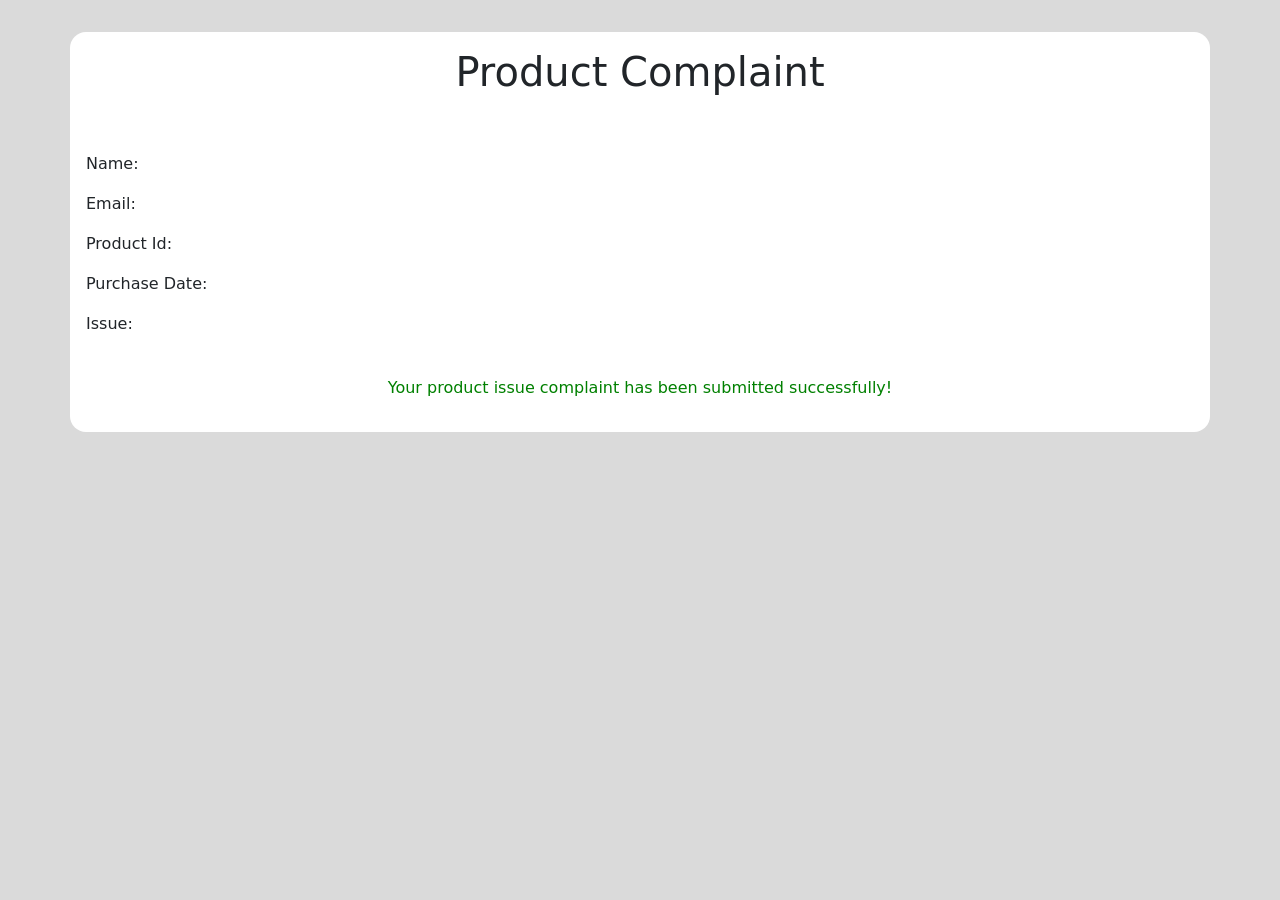
<file: Form-validation/result.html>
<!DOCTYPE html>
<html lang="en">
<head>
    <meta charset="UTF-8">
    <meta name="viewport" content="width=device-width, initial-scale=1.0">
    <title>Document</title>
    <link href="https://cdn.jsdelivr.net/npm/bootstrap@5.3.8/dist/css/bootstrap.min.css" rel="stylesheet" integrity="sha384-sRIl4kxILFvY47J16cr9ZwB07vP4J8+LH7qKQnuqkuIAvNWLzeN8tE5YBujZqJLB" crossorigin="anonymous">
    <script src="https://cdn.jsdelivr.net/npm/bootstrap@5.3.8/dist/js/bootstrap.bundle.min.js" integrity="sha384-FKyoEForCGlyvwx9Hj09JcYn3nv7wiPVlz7YYwJrWVcXK/BmnVDxM+D2scQbITxI" crossorigin="anonymous"></script>
    <link href="style.css" rel="stylesheet">
</head>
<body>
    <div class="container">
        <h1>Product Complaint</h1>
        <br><br>
        <p>Name: <span id="name"></span></p>
        <p>Email: <span id="email"></span></p>
        <p>Product Id: <span id="productId"></span></p>
        <p>Purchase Date: <span id="purchaseDate"></span></p>
        <p>Issue: <span id="issue"></span></p>
        <br>
        <p class="scsmsg">Your product issue complaint has been submitted successfully!</p>
    </div>
    <script str="script.js">
        window.onload = function () {
            const params = new URLSearchParams(window.location.search);

            // Set field textContents
            document.getElementById("name").textContent = params.get("name");
            document.getElementById("email").textContent = params.get("email");
            document.getElementById("productId").textContent = params.get("productId");
            document.getElementById("purchaseDate").textContent = params.get("purchaseDate");
            document.getElementById("issue").textContent = params.get("issue");

        };
    </script>
</body>
</html>
</file>
<file: color-vac/style.css>
body {
  font-family: Arial, sans-serif;
  text-align: center;
  background: #f4f4f4;
  padding: 0 20px;
}

h1 {
  color: #000000;
}

h2 {
    text-align: left;
}

.sec1 {
    display: grid;
    grid-template-columns: repeat(6, 1fr);
    align-items: center;
    gap: 0.5rem;
}

.color-box {
  width: 190px;
  height: 100px;
  margin: 12px auto;
  color: white;
  display: flex;
  align-items: center;
  justify-content: center;
  border-radius: 8px;
  box-shadow: 0 4px 6px rgba(0,0,0,0.2);
  overflow: hidden;
}

.red {
  background-color: #ff0000;
}

.blue {
  background-color: #0000FF;
}

.yellow {
  background-color: #ffff00;
}

.green {
    background-color: #008000;
}

.orange {
    background-color: #ffa500;
}

.purple {
    background-color: #800080;
}

.red-orange {
    background-color: #ff5200;
}

.yellow-orange {
    background-color: #ffd200;
}

.yellow-green {
    background-color: #80c000;
}

.blue-green {
    background-color: #004080;
}

.blue-purple {
    background-color: #4000c0;
}

.red-purple {
    background-color: #c00040;
}

.black {
    background-color: #000000;
}

.white {
    background-color: #ffffff;
}

.grey {
    background-color: #808080;
}

.brown {
    background-color: #a52a2a;
}

.beige {
    background-color: #f5f5dc;
}

.color-box .text {
    position: relative;
    bottom: 0;
    left: 0;
    width: 100%;
    height: 100%;
    display: flex;
    justify-content: center;
    align-items: center;
    flex-direction: column;
    text-align: center;
    padding: 0 4rem;
    transform: translateY(100%);
    transition: 0.5s ease;
}

.color-box:hover .text {
    transform: translateY(0);
}

.white, .beige, .yellow {
    color: black;
}
</file>
<file: Form-validation/style.css>
body {
    background: rgb(218, 218, 218);
}

.container {
    background: white;
    padding: 1rem;
    margin: 2rem auto;
    border-radius: 1rem;
}

h1 {
    text-align: center;
}

.error {
    color: red;
}

.success {
    color: green;
}

.scsmsg {
    text-align: center;
    color: green;
}

.form-group {
    margin: 1rem 0;
}

.form-group input {
    width: 100%;
}

.submit {
    background: rgb(0, 90, 224);
    color: white;
    border: none;
    padding: .35rem .7rem;
    border-radius: .35rem;
}
</file>
<file: landing-page/assets/css/style.css>
:root {
    --primary-dark: #0a1929;
    --primary-blue: #003a6b;
    --primary-accent: #0072e5;
    --primary-gold: #c6a96c;
    --primary-light: #f8f9fa;
}

body {
    font-family: 'Montserrat', sans-serif;
    color: #333;
    overflow-x: hidden;
    background-color: #fafafa;
    scroll-behavior: smooth;
}

h1, h2, h3, h4, h5 {
    font-family: 'Playfair Display', serif;
    font-weight: 700;
}

.navbar {
    background-color: var(--primary-dark);
    padding: 20px 0;
    transition: all 0.3s ease;
}

.navbar-brand {
    font-family: 'Playfair Display', serif;
    font-size: 28px;
    color: var(--primary-gold) !important;
    font-weight: 700;
}

.nav-link {
    color: white !important;
    font-weight: 500;
    margin: 0 10px;
    transition: color 0.3s;
}

.nav-link:hover {
    color: var(--primary-gold) !important;
}

.hero-section {
    background: linear-gradient(rgba(10, 25, 41, 0.9), rgba(10, 25, 41, 0.9)), url('https://images.unsplash.com/photo-1635070041078-e363dbe005cb?ixlib=rb-4.0.3&ixid=M3wxMjA3fDB8MHxwaG90by1wYWdlfHx8fGVufDB8fHx8fA%3D%3D&auto=format&fit=crop&w=1770&q=80') no-repeat center center/cover;
    height: 100vh;
    display: flex;
    align-items: center;
    color: white;
    position: relative;
    overflow: hidden;
}

.particles-container {
    position: absolute;
    top: 0;
    left: 0;
    width: 100%;
    height: 100%;
    z-index: 1;
}

.particle {
    position: absolute;
    background-color: rgba(198, 169, 108, 0.5);
    border-radius: 50%;
    opacity: 0;
}

.hero-content {
    max-width: 800px;
    position: relative;
    z-index: 2;
}

.hero-title {
    display: block;
    font-family: sans-serif;
    font-size: 1.53rem;
    margin-bottom: 20px;
    color: white;
    opacity: 0;
    transform: translateY(20px);
    white-space: normal;
    overflow-wrap: break-word;
    word-break: break-word;
    hyphens: auto;
    max-width: 100%;
    line-height: 1.05;
}

.hero-subtitle {
    font-size: 1.5rem;
    margin: 30px 0;
    font-weight: 300;
    color: #ccc;
    opacity: 0;
    transform: translateY(20px);
}

.hero-buttons {
    opacity: 0;
    transform: translateY(20px);
}

.highlight {
    color: var(--primary-gold);
}

.btn-premium {
    background: linear-gradient(135deg, var(--primary-blue), var(--primary-dark));
    color: white;
    padding: 15px 35px;
    border-radius: 0;
    font-weight: 600;
    border: 1px solid var(--primary-gold);
    transition: all 0.3s;
    position: relative;
    overflow: hidden;
}

.btn-premium:hover {
    background: linear-gradient(135deg, var(--primary-dark), var(--primary-blue));
    transform: translateY(-3px);
    box-shadow: 0 10px 20px rgba(0, 0, 0, 0.2);
    color: var(--primary-gold);
}

.btn-premium::before {
    content: '';
    position: absolute;
    top: 0;
    left: -100%;
    width: 100%;
    height: 100%;
    background: linear-gradient(90deg, transparent, rgba(255, 255, 255, 0.2), transparent);
    transition: 0.5s;
}

.btn-premium:hover::before {
    left: 100%;
}

.btn-outline-premium {
    border: 2px solid var(--primary-gold);
    color: var(--primary-gold);
    padding: 13px 33px;
    border-radius: 0;
    font-weight: 600;
    transition: all 0.3s;
    position: relative;
    overflow: hidden;
}

.btn-outline-premium:hover {
    background-color: var(--primary-gold);
    color: var(--primary-dark);
}

.section-title {
    position: relative;
    margin-bottom: 50px;
    padding-bottom: 15px;
    text-align: center;
    opacity: 0;
}

.section-title:after {
    content: '';
    position: absolute;
    bottom: 0;
    left: 50%;
    transform: translateX(-50%);
    width: 80px;
    height: 3px;
    background-color: var(--primary-gold);
}

.services-section {
    padding: 100px 0;
    background-color: white;
}

.service-card {
    background: white;
    padding: 30px;
    box-shadow: 0 5px 25px rgba(0, 0, 0, 0.08);
    transition: all 0.3s ease;
    margin-bottom: 30px;
    height: 100%;
    border-top: 4px solid var(--primary-blue);
    opacity: 0;
    transform: translateY(20px);
}

.service-card:hover {
    transform: translateY(-10px);
    box-shadow: 0 15px 35px rgba(0, 0, 0, 0.1);
}

.service-icon {
    font-size: 2.5rem;
    color: var(--primary-blue);
    margin-bottom: 20px;
}

.service-price {
    color: var(--primary-gold);
    font-weight: 700;
    font-size: 1.3rem;
    margin: 15px 0;
}

.quantum-section {
    padding: 100px 0;
    background: linear-gradient(to right, var(--primary-dark), var(--primary-blue));
    color: white;
}

.feature-icon {
    font-size: 2rem;
    color: var(--primary-gold);
    margin-bottom: 20px;
}

.technology-section {
    padding: 100px 0;
    background-color: var(--primary-light);
}

.tech-card {
    background: white;
    padding: 25px;
    box-shadow: 0 5px 15px rgba(0, 0, 0, 0.05);
    transition: all 0.3s;
    height: 100%;
    text-align: center;
    opacity: 0;
    transform: translateY(20px);
}

.tech-card:hover {
    transform: translateY(-5px);
    box-shadow: 0 10px 25px rgba(0, 0, 0, 0.1);
}

.tech-icon {
    font-size: 2.5rem;
    color: var(--primary-blue);
    margin-bottom: 20px;
}

.clients-section {
    padding: 100px 0;
    background-color: white;
}

.client-logo {
    height: 80px;
    filter: grayscale(100%);
    opacity: 0.7;
    transition: all 0.3s;
    opacity: 0;
    transform: translateY(20px);
}

.client-logo:hover {
    filter: grayscale(0);
    opacity: 1;
}

.pricing-section {
    padding: 100px 0;
    background: linear-gradient(to right, var(--primary-dark), var(--primary-blue));
    color: white;
}

.pricing-card {
    background: rgba(255, 255, 255, 0.1);
    padding: 40px 30px;
    border: 1px solid rgba(255, 255, 255, 0.1);
    transition: all 0.3s;
    height: 100%;
    backdrop-filter: blur(10px);
    opacity: 0;
    transform: translateY(20px);
}

.pricing-card.featured {
    background: rgba(198, 169, 108, 0.15);
    border: 1px solid var(--primary-gold);
    transform: scale(1.05);
}

.pricing-card.featured .btn-premium {
    background: var(--primary-gold);
    color: var(--primary-dark);
}

.pricing-card.featured .pricing-price {
    color: var(--primary-gold);
}

.pricing-card:hover {
    transform: translateY(-10px);
}

.pricing-price {
    font-size: 2.5rem;
    color: white;
    font-weight: 700;
    margin: 20px 0;
}

.pricing-period {
    color: #ccc;
    font-size: 0.9rem;
}

.contact-section {
    padding: 100px 0;
    background-color: var(--primary-light);
}

.contact-card {
    background: white;
    padding: 40px;
    box-shadow: 0 5px 25px rgba(0, 0, 0, 0.08);
    opacity: 0;
    transform: translateY(20px);
}

.form-control {
    padding: 15px;
    border-radius: 0;
    border: 1px solid #ddd;
    transition: all 0.3s;
}

.form-control:focus {
    border-color: var(--primary-blue);
    box-shadow: 0 0 0 0.25rem rgba(0, 58, 107, 0.15);
    transform: translateY(-2px);
}

.footer {
    background-color: var(--primary-dark);
    color: white;
    padding: 80px 0 30px;
}

.footer-title {
    color: var(--primary-gold);
    margin-bottom: 25px;
    font-size: 1.5rem;
}

.footer-links a {
    color: #ccc;
    text-decoration: none;
    display: block;
    margin-bottom: 12px;
    transition: color 0.3s;
}

.footer-links a:hover {
    color: var(--primary-gold);
    padding-left: 5px;
}

.social-icons a {
    color: white;
    font-size: 1.2rem;
    margin-right: 18px;
    transition: all 0.3s;
}

.social-icons a:hover {
    color: var(--primary-gold);
    transform: translateY(-3px);
}

.copyright {
    border-top: 1px solid rgba(255, 255, 255, 0.1);
    padding-top: 25px;
    margin-top: 50px;
    text-align: center;
    color: #999;
}

.progress-container {
    position: fixed;
    top: 0;
    width: 100%;
    height: 4px;
    background: transparent;
    z-index: 10000;
}

.progress-bar {
    height: 4px;
    background: var(--primary-gold);
    width: 0%;
}

/* Responsive adjustments */
@media (max-width: 992px) {
    .hero-subtitle {
        font-size: 1.5rem;
    }
    .hero-section {
        height: 90vh;
        padding: 40px 0;
    }
    .navbar {
        padding: 12px 0;
    }
    .services-section,
    .quantum-section,
    .technology-section,
    .pricing-section,
    .contact-section,
    .clients-section {
        padding: 60px 0;
    }
    .pricing-price {
        font-size: 2rem;
    }
    .pricing-card {
        padding: 30px 20px;
    }
    .hero-content {
        max-width: 100%;
    }
    .img-fluid {
        max-width: 100%;
        height: auto;
    }
}

@media (max-width: 576px) {
    .hero-title {
        font-size: 1rem;
    }
    .hero-subtitle {
        font-size: 1.5rem;
    }
    .hero-section {
        padding: 80px 0;
        background-position: center top;
    }
    .hero-content {
        padding-right: 16px;
        padding-left: 16px;
    }
    .navbar-brand {
        font-size: 20px;
    }
    .nav-link {
        margin: 0 6px;
        font-size: 14px;
    }
    .service-card,
    .tech-card,
    .pricing-card,
    .contact-card {
        padding: 20px;
    }
    .section-title {
        margin-bottom: 30px;
    }
    .clients-section .logo-container {
        font-size: 14px;
        padding: 10px;
    }
    .btn-premium,
    .btn-outline-premium {
        padding: 12px 20px;
    }
    .particles-container {
        display: none;
    }
}

.back-to-top {
    position: fixed;
    bottom: 30px;
    right: 30px;
    width: 50px;
    height: 50px;
    background: var(--primary-gold);
    color: var(--primary-dark);
    border-radius: 50%;
    display: flex;
    align-items: center;
    justify-content: center;
    font-size: 20px;
    cursor: pointer;
    opacity: 0;
    visibility: hidden;
    transition: all 0.3s;
    z-index: 9999;
}

.back-to-top.active {
    opacity: 1;
    visibility: visible;
}

.back-to-top:hover {
    transform: translateY(-5px);
    background: var(--primary-dark);
    color: var(--primary-gold);
}

.counter {
    font-size: 2.5rem;
    font-weight: 700;
    color: var(--primary-gold);
}

.counter-item {
    opacity: 0;
}

.typewriter {
    overflow: hidden;
    border-right: .15em solid var(--primary-gold);
    white-space: nowrap;
    margin: 0 auto;
    letter-spacing: .15em;
    animation: typing 3.5s steps(40, end), blink-caret .75s step-end infinite;
}

@keyframes typing {
    from { width: 0 }
    to { width: 100% }
}

@keyframes blink-caret {
    from, to { border-color: transparent }
    50% { border-color: var(--primary-gold); }
}

.floating {
    animation: floating 3s ease-in-out infinite;
}

@keyframes floating {
    0% { transform: translate(0, 0px); }
    50% { transform: translate(0, 15px); }
    100% { transform: translate(0, -0px); }
}

.pulse {
    animation: pulse 2s infinite;
}

@keyframes pulse {
    0% { transform: scale(0.95); box-shadow: 0 0 0 0 rgba(198, 169, 108, 0.7); }
    70% { transform: scale(1); box-shadow: 0 0 0 10px rgba(198, 169, 108, 0); }
    100% { transform: scale(0.95); box-shadow: 0 0 0 0 rgba(198, 169, 108, 0); }
}

.logo-container {
    display: flex;
    align-items: center;
    justify-content: center;
    height: 80px;
    background: linear-gradient(135deg, #003a6b, #001f3f);
    border-radius: 8px;
    padding: 10px;
    color: white;
    font-weight: 700;
    font-size: 16px;
    text-align: center;
    transition: all 0.3s;
    filter: grayscale(100%);
    opacity: 0.7;
}

.logo-container:hover {
    filter: grayscale(0%);
    opacity: 1;
    transform: scale(1.05);

}

footer a {
    color: var(--primary-light);
    font-weight: 500;
    transition: var(--transition);
    position: relative;
    font-size: 1.1rem;
    letter-spacing: 1px;
    text-decoration: none;
}

footer a::after {
    content: '';
    position: absolute;
    bottom: -1px;
    left: 0;
    width: 0;
    height: 2px;
    background-color: var(--primary-gold);
    transition: all 0.3s ease;
}

footer a:hover::after {
    width: 100%;
}

footer a:hover {
    color: var(--primary-gold);
}
</file>
